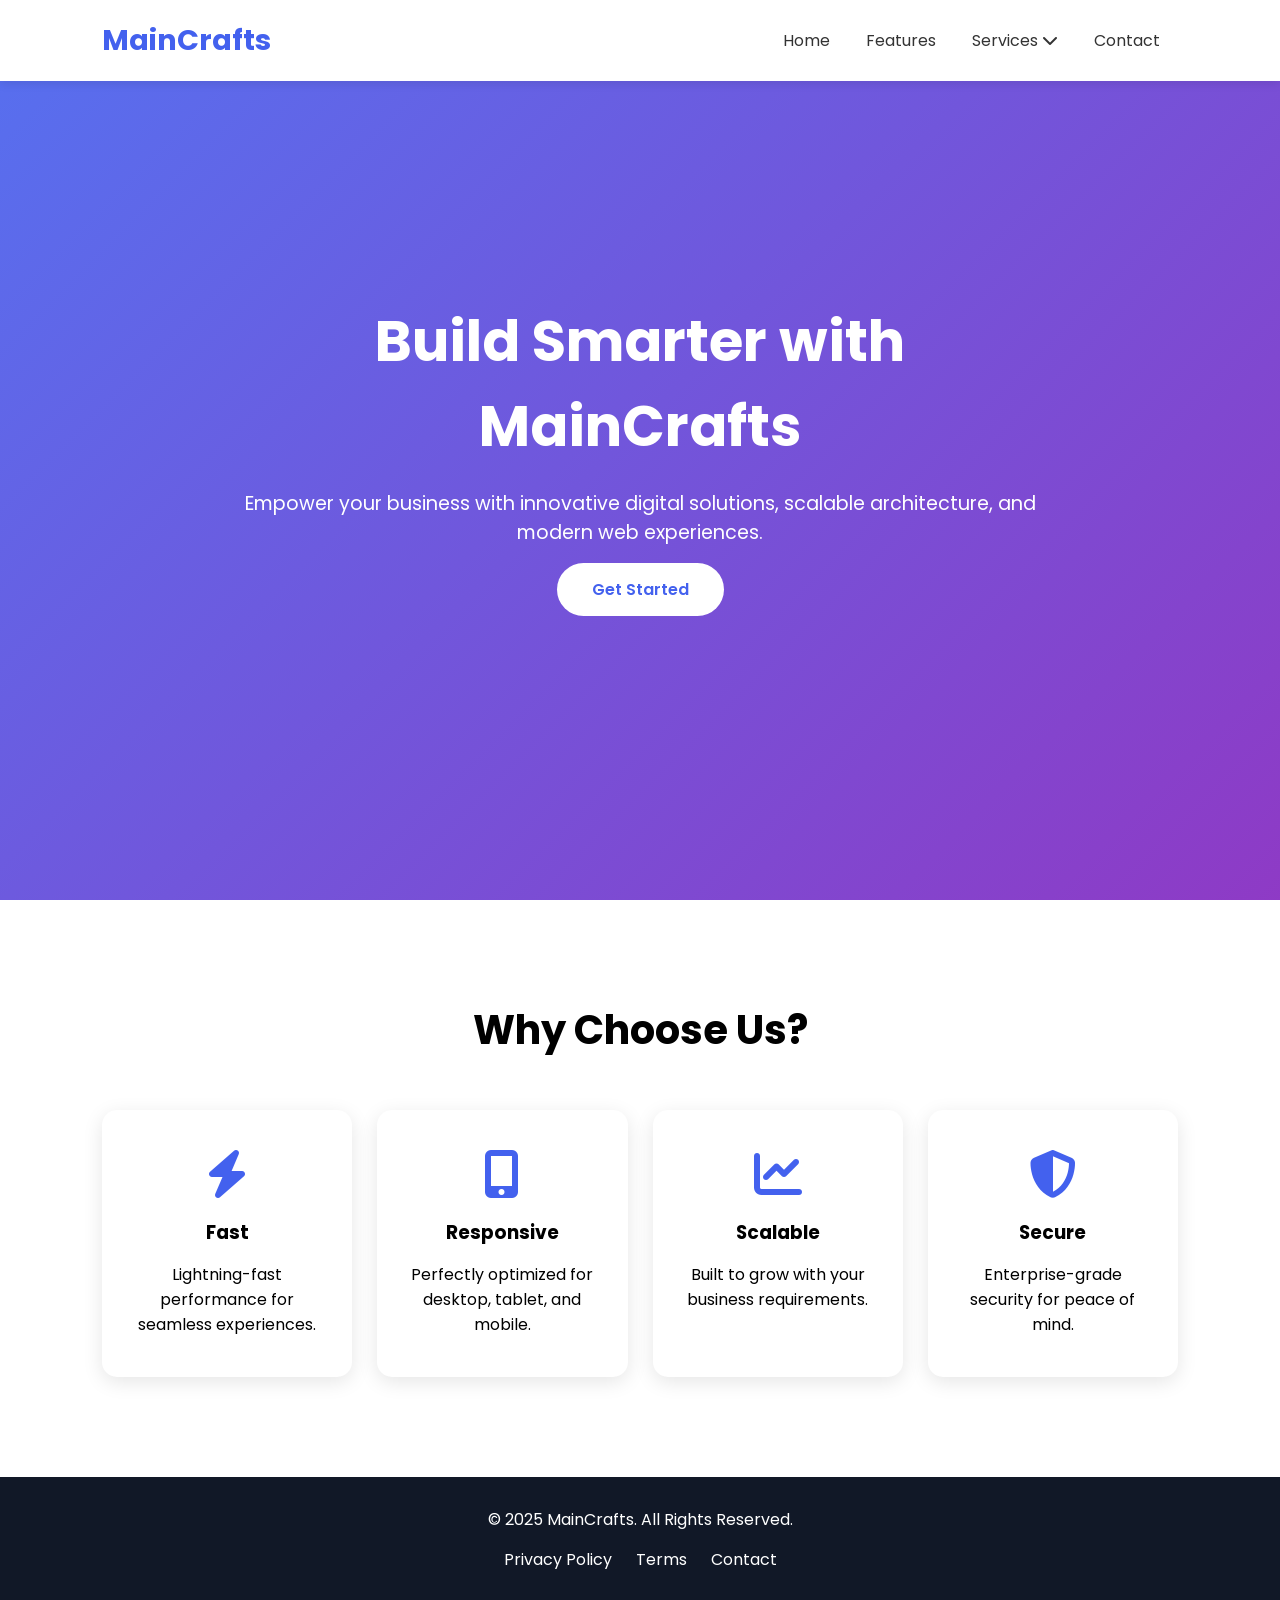
<file: index.html>
<!doctype html>
<html lang="en">
  <head>
    <meta charset="UTF-8" />
    <meta name="viewport" content="width=device-width, initial-scale=1.0" />
    <title>MainCrafts - Build Smarter</title>

    <!-- Google Font -->
    <link
      href="https://fonts.googleapis.com/css2?family=Poppins:wght@300;400;500;600;700&display=swap"
      rel="stylesheet"
    />

    <!-- Font Awesome -->
    <link
      rel="stylesheet"
      href="https://cdnjs.cloudflare.com/ajax/libs/font-awesome/6.5.1/css/all.min.css"
    />

    <link rel="stylesheet" href="style.css" />
  </head>
  <body>
    <!-- Header -->
    <header>
      <nav class="navbar">
        <div class="logo">MainCrafts</div>

        <ul class="nav-links">
          <li><a href="#">Home</a></li>
          <li><a href="#features">Features</a></li>

          <li class="dropdown">
            <a href="#">Services <i class="fas fa-chevron-down"></i></a>

            <ul class="dropdown-menu">
              <li><a href="#">Web Development</a></li>
              <li><a href="#">UI/UX Design</a></li>
              <li><a href="#">Cloud Solutions</a></li>
            </ul>
          </li>

          <li><a href="#contact">Contact</a></li>
        </ul>

        <div class="menu-toggle">
          <i class="fas fa-bars"></i>
        </div>
      </nav>
    </header>

    <!-- Hero Section -->
    <section class="hero">
      <div class="hero-content">
        <h1>Build Smarter with MainCrafts</h1>
        <p>
          Empower your business with innovative digital solutions, scalable
          architecture, and modern web experiences.
        </p>

        <a href="#" class="btn">Get Started</a>
      </div>
    </section>

    <!-- Features -->
    <section id="features" class="features">
      <h2>Why Choose Us?</h2>

      <div class="feature-container">
        <div class="card">
          <i class="fas fa-bolt"></i>
          <h3>Fast</h3>
          <p>Lightning-fast performance for seamless experiences.</p>
        </div>

        <div class="card">
          <i class="fas fa-mobile-screen-button"></i>
          <h3>Responsive</h3>
          <p>Perfectly optimized for desktop, tablet, and mobile.</p>
        </div>

        <div class="card">
          <i class="fas fa-chart-line"></i>
          <h3>Scalable</h3>
          <p>Built to grow with your business requirements.</p>
        </div>

        <div class="card">
          <i class="fas fa-shield-alt"></i>
          <h3>Secure</h3>
          <p>Enterprise-grade security for peace of mind.</p>
        </div>
      </div>
    </section>

    <!-- Footer -->
    <footer id="contact">
      <p>© 2025 MainCrafts. All Rights Reserved.</p>

      <div class="footer-links">
        <a href="#">Privacy Policy</a>
        <a href="#">Terms</a>
        <a href="#">Contact</a>
      </div>
    </footer>

    <script src="script.js"></script>
  </body>
</html>
</file>
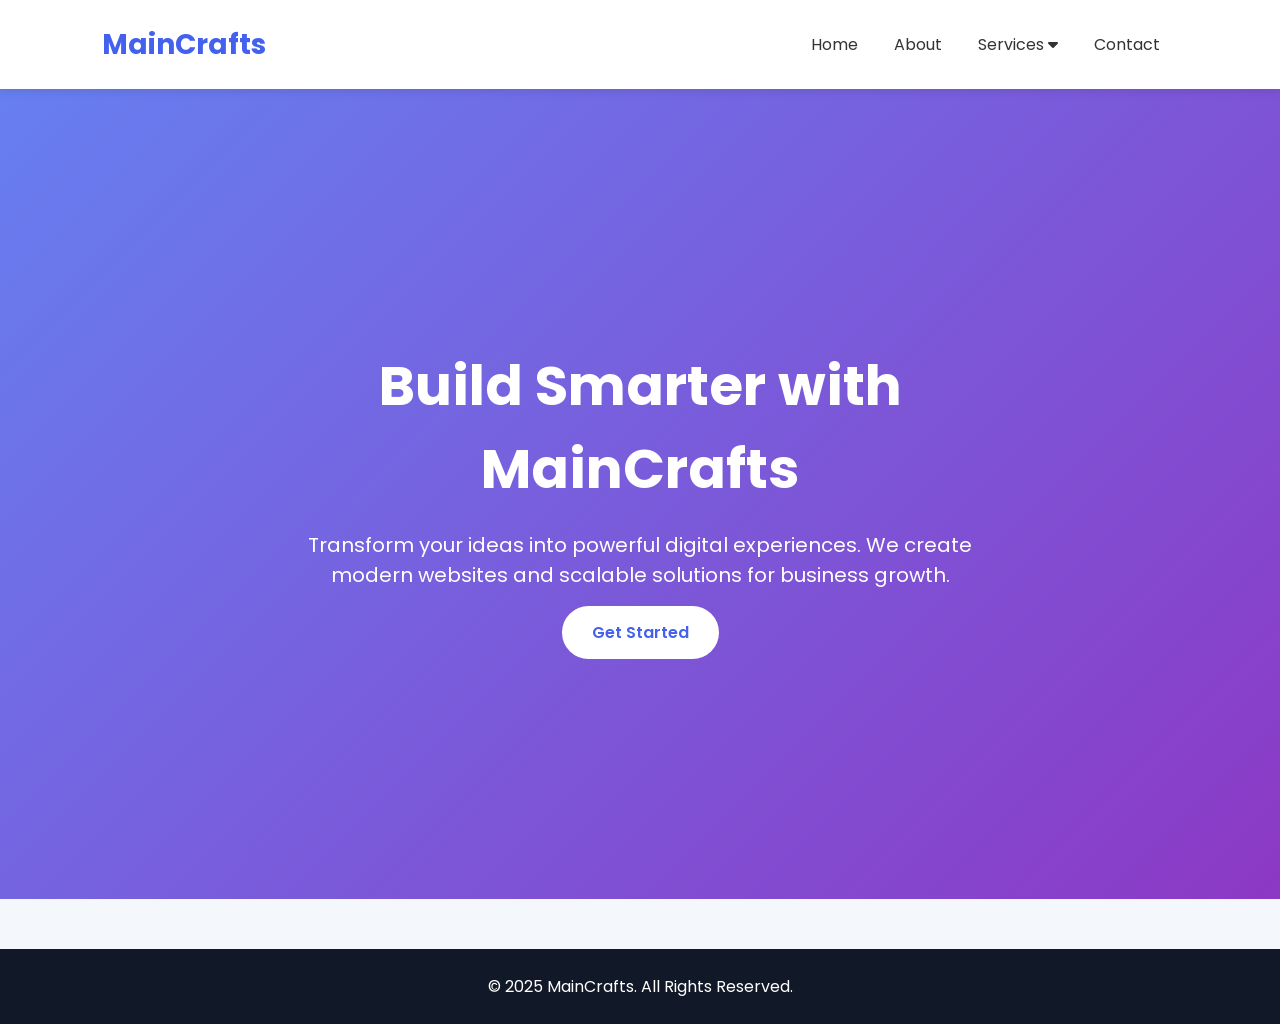
<file: Task 2/index.html>
<!doctype html>
<html lang="en">
  <head>
    <meta charset="UTF-8" />
    <meta name="viewport" content="width=device-width, initial-scale=1.0" />
    <title>MainCrafts - Home</title>

    <link rel="stylesheet" href="style.css" />

    <link
      href="https://fonts.googleapis.com/css2?family=Poppins:wght@300;400;500;600;700&display=swap"
      rel="stylesheet"
    />

    <link
      rel="stylesheet"
      href="https://cdnjs.cloudflare.com/ajax/libs/font-awesome/6.5.1/css/all.min.css"
    />
  </head>

  <body>
    <header>
      <nav>
        <div class="logo">MainCrafts</div>

        <ul class="nav-links">
          <li><a href="index.html">Home</a></li>
          <li><a href="about.html">About</a></li>

          <li class="dropdown">
            <a href="#">Services <i class="fas fa-caret-down"></i></a>

            <ul class="dropdown-content">
              <li><a href="#">Web Development</a></li>
              <li><a href="#">UI/UX Design</a></li>
              <li><a href="#">Cloud Solutions</a></li>
            </ul>
          </li>

          <li><a href="contact.html">Contact</a></li>
        </ul>
      </nav>
    </header>

    <section class="hero">
      <div class="hero-content">
        <h1>Build Smarter with MainCrafts</h1>

        <p>
          Transform your ideas into powerful digital experiences. We create
          modern websites and scalable solutions for business growth.
        </p>

        <a href="about.html" class="btn">Get Started</a>
      </div>
    </section>

    <footer>
      <p>© 2025 MainCrafts. All Rights Reserved.</p>
    </footer>
  </body>
</html>
</file>
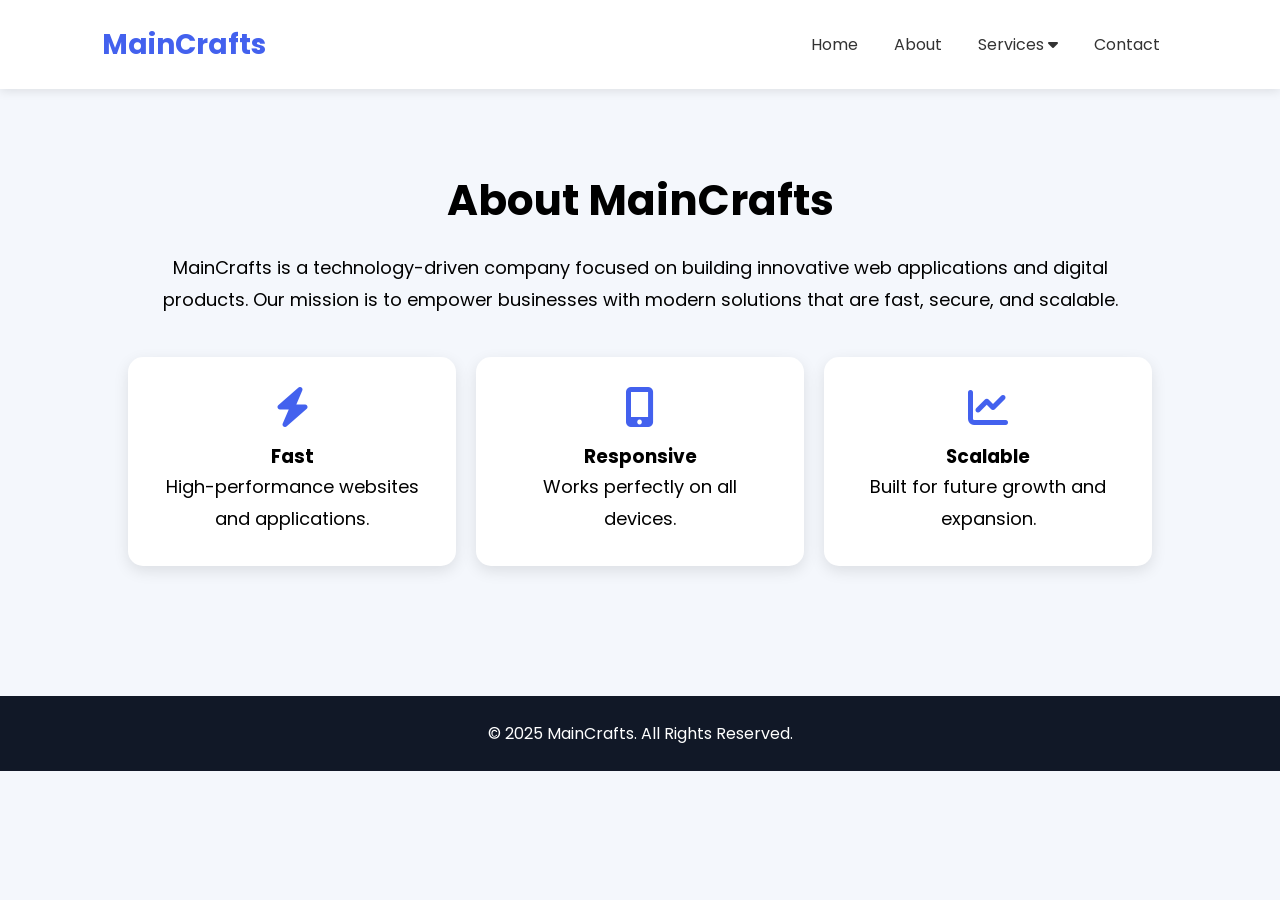
<file: Task 2/about.html>
<!doctype html>
<html lang="en">
  <head>
    <meta charset="UTF-8" />
    <meta name="viewport" content="width=device-width, initial-scale=1.0" />

    <title>About Us</title>

    <link rel="stylesheet" href="style.css" />

    <link
      href="https://fonts.googleapis.com/css2?family=Poppins:wght@300;400;500;600;700&display=swap"
      rel="stylesheet"
    />

    <link
      rel="stylesheet"
      href="https://cdnjs.cloudflare.com/ajax/libs/font-awesome/6.5.1/css/all.min.css"
    />
  </head>

  <body>
    <header>
      <nav>
        <div class="logo">MainCrafts</div>

        <ul class="nav-links">
          <li><a href="index.html">Home</a></li>
          <li><a href="about.html">About</a></li>

          <li class="dropdown">
            <a href="#">Services <i class="fas fa-caret-down"></i></a>

            <ul class="dropdown-content">
              <li><a href="#">Web Development</a></li>
              <li><a href="#">UI/UX Design</a></li>
              <li><a href="#">Cloud Solutions</a></li>
            </ul>
          </li>

          <li><a href="contact.html">Contact</a></li>
        </ul>
      </nav>
    </header>

    <section class="page-section">
      <h1>About MainCrafts</h1>

      <p>
        MainCrafts is a technology-driven company focused on building innovative
        web applications and digital products. Our mission is to empower
        businesses with modern solutions that are fast, secure, and scalable.
      </p>

      <div class="cards">
        <div class="card">
          <i class="fas fa-bolt"></i>
          <h3>Fast</h3>
          <p>High-performance websites and applications.</p>
        </div>

        <div class="card">
          <i class="fas fa-mobile-alt"></i>
          <h3>Responsive</h3>
          <p>Works perfectly on all devices.</p>
        </div>

        <div class="card">
          <i class="fas fa-chart-line"></i>
          <h3>Scalable</h3>
          <p>Built for future growth and expansion.</p>
        </div>
      </div>
    </section>

    <footer>
      <p>© 2025 MainCrafts. All Rights Reserved.</p>
    </footer>
  </body>
</html>
</file>
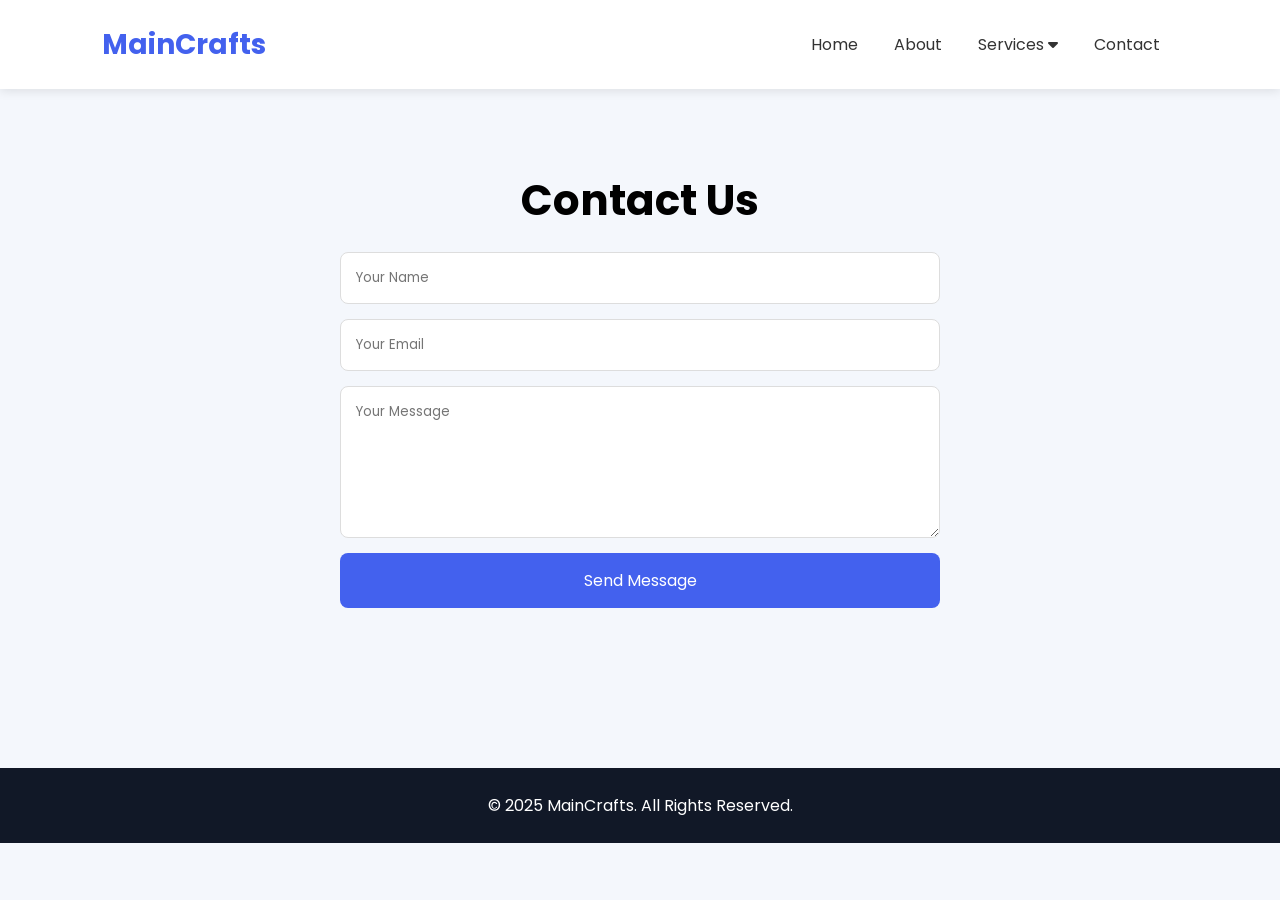
<file: Task 2/contact.html>
<!doctype html>
<html lang="en">
  <head>
    <meta charset="UTF-8" />
    <meta name="viewport" content="width=device-width, initial-scale=1.0" />

    <title>Contact Us</title>

    <link rel="stylesheet" href="style.css" />

    <link
      href="https://fonts.googleapis.com/css2?family=Poppins:wght@300;400;500;600;700&display=swap"
      rel="stylesheet"
    />

    <link
      rel="stylesheet"
      href="https://cdnjs.cloudflare.com/ajax/libs/font-awesome/6.5.1/css/all.min.css"
    />
  </head>

  <body>
    <header>
      <nav>
        <div class="logo">MainCrafts</div>

        <ul class="nav-links">
          <li><a href="index.html">Home</a></li>
          <li><a href="about.html">About</a></li>

          <li class="dropdown">
            <a href="#">Services <i class="fas fa-caret-down"></i></a>

            <ul class="dropdown-content">
              <li><a href="#">Web Development</a></li>
              <li><a href="#">UI/UX Design</a></li>
              <li><a href="#">Cloud Solutions</a></li>
            </ul>
          </li>

          <li><a href="contact.html">Contact</a></li>
        </ul>
      </nav>
    </header>

    <section class="page-section">
      <h1>Contact Us</h1>

      <form class="contact-form" id="contactForm">
        <input type="text" id="name" placeholder="Your Name" />

        <input type="email" id="email" placeholder="Your Email" />

        <textarea id="message" rows="6" placeholder="Your Message"></textarea>

        <button type="submit">Send Message</button>

        <p id="error"></p>
      </form>

      <script src="script.js"></script>
    </section>

    <footer>
      <p>© 2025 MainCrafts. All Rights Reserved.</p>
    </footer>
  </body>
</html>
</file>
<file: style.css>
* {
  margin: 0;
  padding: 0;
  box-sizing: border-box;
  font-family: "Poppins", sans-serif;
}

body {
  overflow-x: hidden;
}

/* Navbar */

header {
  position: fixed;
  width: 100%;
  top: 0;
  z-index: 1000;
  background: white;
  box-shadow: 0 2px 10px rgba(0, 0, 0, 0.1);
}

.navbar {
  display: flex;
  justify-content: space-between;
  align-items: center;
  padding: 18px 8%;
}

.logo {
  font-size: 1.8rem;
  font-weight: 700;
  color: #4361ee;
}

.nav-links {
  display: flex;
  list-style: none;
}

.nav-links li {
  position: relative;
}

.nav-links a {
  text-decoration: none;
  color: #333;
  padding: 10px 18px;
  display: block;
  transition: 0.3s;
}

.nav-links a:hover {
  color: #4361ee;
}

/* Dropdown */

.dropdown-menu {
  position: absolute;
  top: 100%;
  left: 0;
  background: white;
  min-width: 180px;
  list-style: none;
  display: none;
  box-shadow: 0 5px 15px rgba(0, 0, 0, 0.15);
}

.dropdown:hover .dropdown-menu {
  display: block;
}

.dropdown-menu li a {
  padding: 12px;
}

/* Hero */

.hero {
  height: 100vh;
  display: flex;
  justify-content: center;
  align-items: center;
  text-align: center;
  color: white;
  padding: 20px;

  background:
    linear-gradient(135deg, rgba(67, 97, 238, 0.9), rgba(114, 9, 183, 0.8)),
    url("https://images.unsplash.com/photo-1498050108023-c5249f4df085?auto=format&fit=crop&w=1400&q=80");

  background-size: cover;
  background-position: center;
}

.hero-content {
  max-width: 800px;
}

.hero h1 {
  font-size: 3.5rem;
  margin-bottom: 20px;
}

.hero p {
  font-size: 1.2rem;
  margin-bottom: 30px;
}

.btn {
  text-decoration: none;
  background: white;
  color: #4361ee;
  padding: 15px 35px;
  border-radius: 30px;
  font-weight: 600;
  transition: 0.3s;
}

.btn:hover {
  transform: translateY(-5px);
  box-shadow: 0 10px 25px rgba(0, 0, 0, 0.25);
}

/* Features */

.features {
  padding: 100px 8%;
  text-align: center;
}

.features h2 {
  font-size: 2.5rem;
  margin-bottom: 50px;
}

.feature-container {
  display: grid;
  grid-template-columns: repeat(auto-fit, minmax(250px, 1fr));
  gap: 25px;
}

.card {
  background: white;
  padding: 40px 25px;
  border-radius: 15px;
  box-shadow: 0 5px 20px rgba(0, 0, 0, 0.1);
  transition: 0.4s;
}

.card:hover {
  transform: translateY(-10px);
}

.card i {
  font-size: 3rem;
  color: #4361ee;
  margin-bottom: 20px;
}

.card h3 {
  margin-bottom: 15px;
}

/* Footer */

footer {
  background: #111827;
  color: white;
  text-align: center;
  padding: 30px 20px;
}

.footer-links {
  margin-top: 15px;
}

.footer-links a {
  color: white;
  text-decoration: none;
  margin: 0 10px;
}

.footer-links a:hover {
  color: #4cc9f0;
}

/* Mobile */

.menu-toggle {
  display: none;
  font-size: 1.6rem;
  cursor: pointer;
}

@media (max-width: 768px) {
  .menu-toggle {
    display: block;
  }

  .nav-links {
    position: absolute;
    top: 80px;
    right: -100%;
    width: 250px;
    background: white;
    flex-direction: column;
    transition: 0.4s;
    box-shadow: 0 5px 15px rgba(0, 0, 0, 0.1);
  }

  .nav-links.active {
    right: 0;
  }

  .hero h1 {
    font-size: 2.4rem;
  }

  .hero p {
    font-size: 1rem;
  }

  .dropdown-menu {
    position: static;
    box-shadow: none;
  }

  .dropdown:hover .dropdown-menu {
    display: block;
  }
}
</file>
<file: Task 2/style.css>
* {
  margin: 0;
  padding: 0;
  box-sizing: border-box;
  font-family: "Poppins", sans-serif;
}

body {
  background: #f4f7fc;
}

header {
  background: white;
  box-shadow: 0 2px 10px rgba(0, 0, 0, 0.1);
  position: sticky;
  top: 0;
  z-index: 1000;
}

nav {
  display: flex;
  justify-content: space-between;
  align-items: center;
  padding: 20px 8%;
}

.logo {
  font-size: 28px;
  font-weight: 700;
  color: #4361ee;
}

.nav-links {
  display: flex;
  list-style: none;
}

.nav-links li {
  position: relative;
}

.nav-links a {
  text-decoration: none;
  color: #333;
  padding: 12px 18px;
  display: block;
  transition: 0.3s;
}

.nav-links a:hover {
  color: #4361ee;
}

.dropdown-content {
  display: none;
  position: absolute;
  background: white;
  min-width: 180px;
  box-shadow: 0 4px 10px rgba(0, 0, 0, 0.15);
}

.dropdown:hover .dropdown-content {
  display: block;
}

.hero {
  height: 90vh;

  background:
    linear-gradient(135deg, rgba(67, 97, 238, 0.8), rgba(114, 9, 183, 0.8)),
    url("https://images.unsplash.com/photo-1498050108023-c5249f4df085");

  background-size: cover;
  background-position: center;

  display: flex;
  justify-content: center;
  align-items: center;
  text-align: center;
  color: white;
  padding: 20px;
}

.hero-content {
  max-width: 700px;
}

.hero h1 {
  font-size: 55px;
  margin-bottom: 20px;
}

.hero p {
  font-size: 20px;
  margin-bottom: 30px;
}

.btn {
  background: white;
  color: #4361ee;
  padding: 15px 30px;
  text-decoration: none;
  border-radius: 30px;
  font-weight: 600;
  transition: 0.3s;
}

.btn:hover {
  transform: translateY(-5px);
}

.page-section {
  padding: 80px 10%;
  text-align: center;
}

.page-section h1 {
  font-size: 42px;
  margin-bottom: 20px;
}

.page-section p {
  font-size: 18px;
  line-height: 1.8;
}

.cards {
  display: grid;
  grid-template-columns: repeat(auto-fit, minmax(250px, 1fr));
  gap: 20px;
  margin-top: 40px;
}

.card {
  background: white;
  padding: 30px;
  border-radius: 15px;
  box-shadow: 0 5px 15px rgba(0, 0, 0, 0.1);
  transition: 0.3s;
}

.card:hover {
  transform: translateY(-10px);
}

.card i {
  font-size: 40px;
  color: #4361ee;
  margin-bottom: 15px;
}

.contact-form {
  max-width: 600px;
  margin: auto;
  display: flex;
  flex-direction: column;
  gap: 15px;
}

.contact-form input,
.contact-form textarea {
  padding: 15px;
  border: 1px solid #ddd;
  border-radius: 8px;
}

.contact-form button {
  background: #4361ee;
  color: white;
  padding: 15px;
  border: none;
  border-radius: 8px;
  cursor: pointer;
  font-size: 16px;
}

.contact-form button:hover {
  background: #3a56d4;
}

footer {
  background: #111827;
  color: white;
  text-align: center;
  padding: 25px;
  margin-top: 50px;
}

@media (max-width: 768px) {
  nav {
    flex-direction: column;
  }

  .nav-links {
    flex-direction: column;
    text-align: center;
  }

  .hero h1 {
    font-size: 38px;
  }

  .hero p {
    font-size: 16px;
  }
}
#error {
  margin-top: 15px;
  font-weight: 600;
}
</file>
